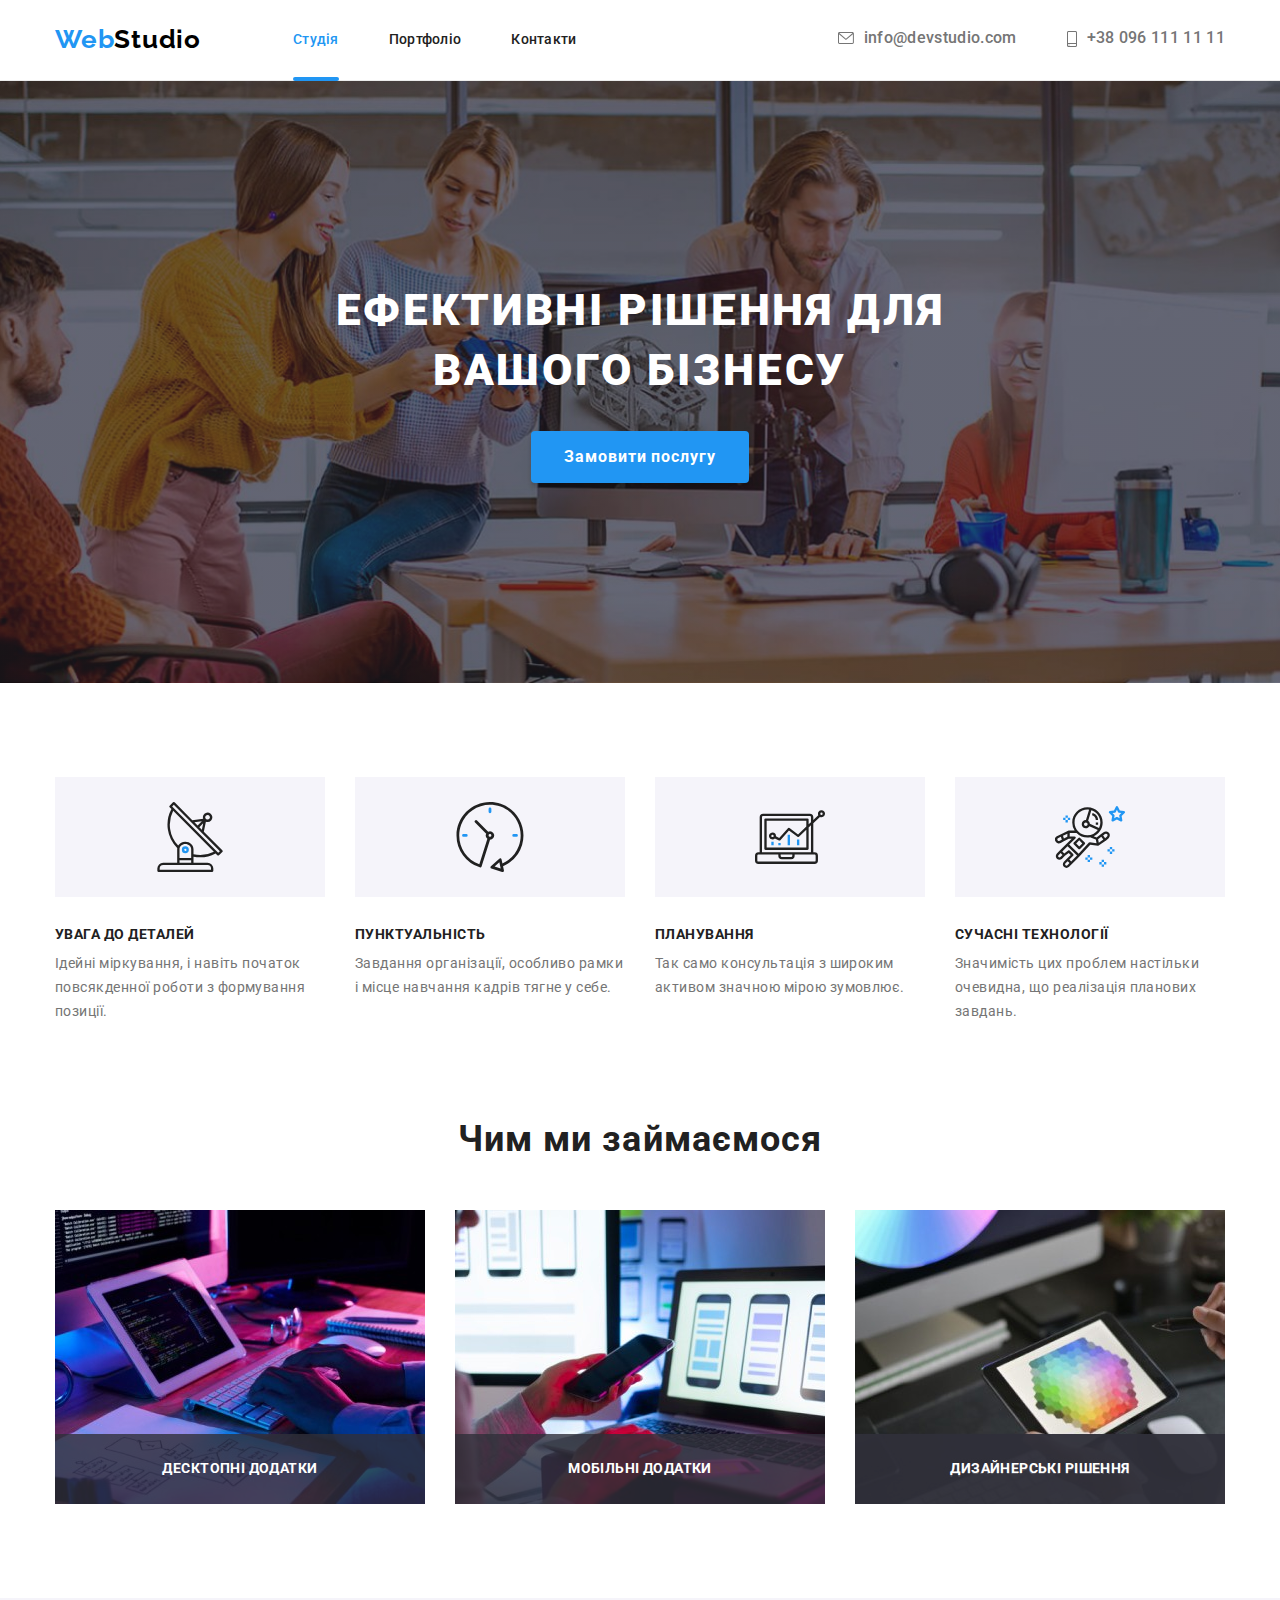
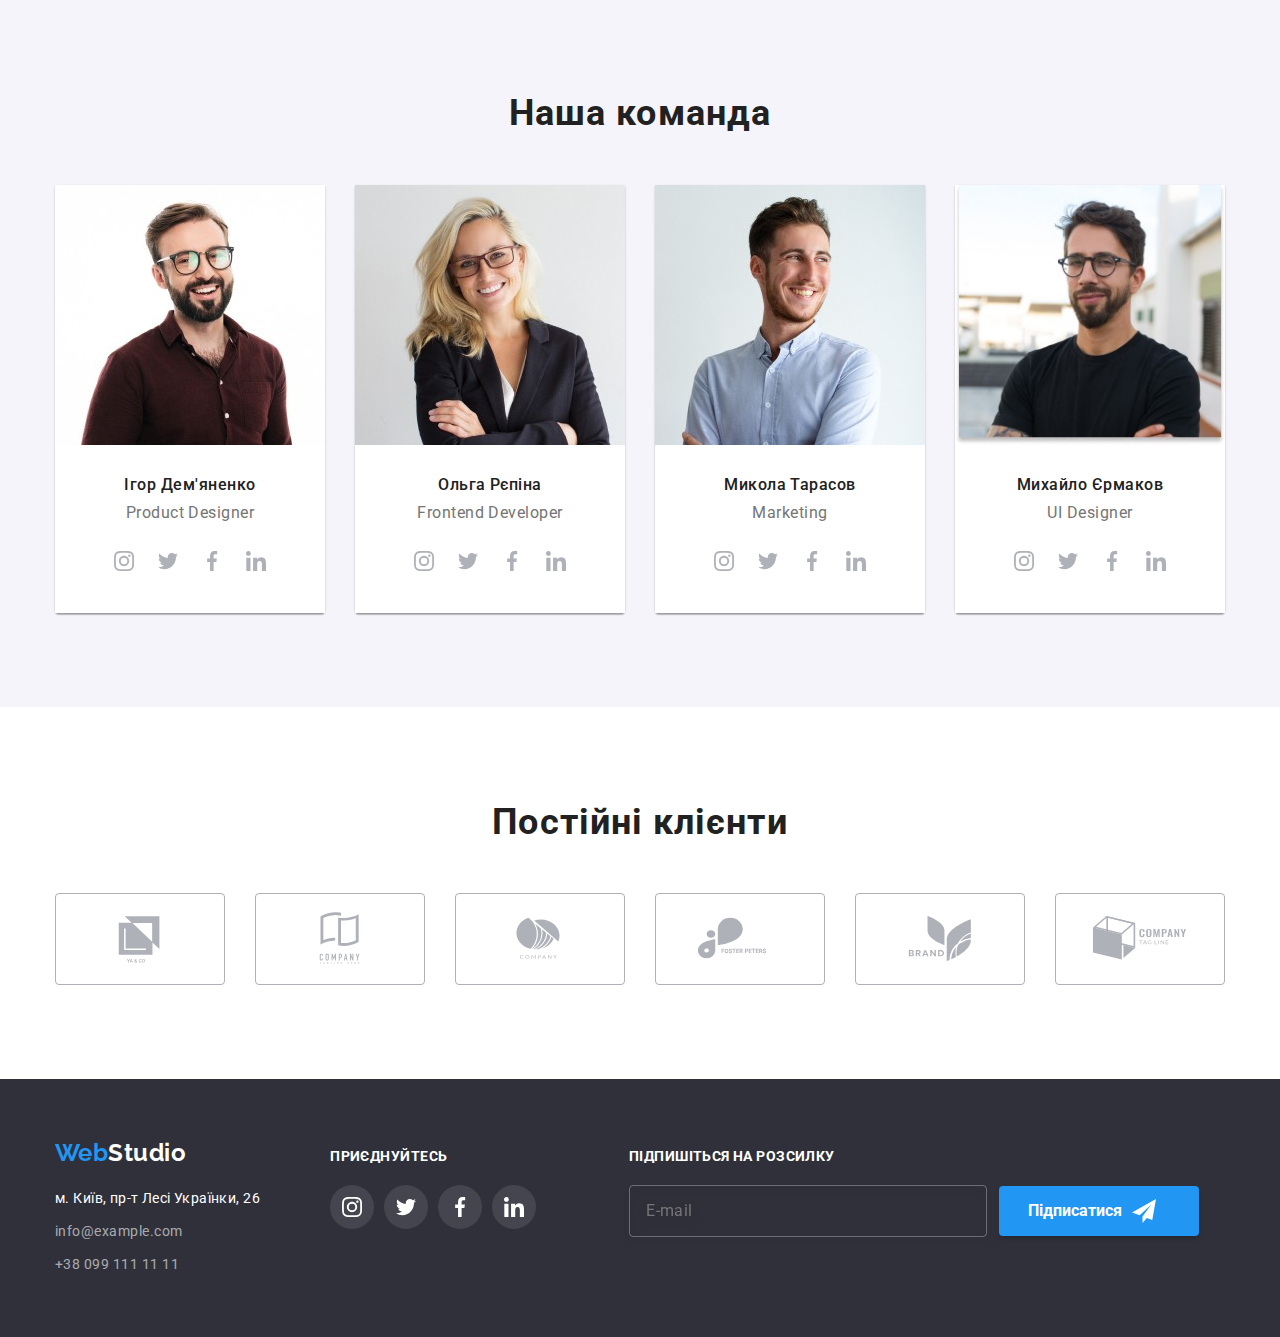
<file: index.html>
<!DOCTYPE html>
<html lang="ru">

<head>
  <meta charset="UTF-8" />
  <meta http-equiv="X-UA-Compatible" content="IE=edge" />
  <meta name="viewport" content="width=device-width, initial-scale=1.0" />
  <title>WebStudio</title>
  <link rel="preconnect" href="https://fonts.googleapis.com" />
  <link rel="preconnect" href="https://fonts.gstatic.com" crossorigin />
  <link rel="preconnect" href="https://fonts.googleapis.com" />
  <link rel="preconnect" href="https://fonts.gstatic.com" crossorigin />
  <link href="https://fonts.googleapis.com/css2?family=Raleway:wght@700&family=Roboto:wght@400;500;700;900&display=swap"
    rel="stylesheet" />
  <link rel="stylesheet" href="https://cdnjs.cloudflare.com/ajax/libs/modern-normalize/1.1.0/modern-normalize.css" />

  <link rel="stylesheet" href="./css/main.min.css" />
</head>

<body>
  <!-- Header section -->
  <header class="header header-border">
    <div class="container header__container ">
      <div class="container-mobile container--flex">
        <a class=" logo" href="" lang="en">Web<span class="logo--light">Studio</span></a>
        <button type="button" class="menu-button" aria-expanded="false" aria-controls="mobile-menu" data-menu-button>
          <svg class="menu-button-icon" width="40" height="40" aria-label="Перемикач мобільного меню">
            <use class="menu-button__icon-menu" href="./images/icons.svg#menu-open-icon"></use>
            <use class="menu-button__close-icon" href="./images/icons.svg#menu-close-icon"></use>
          </svg>
        </button>

        <div class="mobile-menu" id="mobile-menu" data-menu>

          <nav class=" header-nav navigation-left">
            <ul class=" nav__list ">
              <li class=" nav__item">
                <a class="nav__link nav__link--current" href="./index.html">Студія</a>
              </li>
              <li class="nav__item">
                <a class="nav__link " href="./portfolio.html">Портфоліо</a>
              </li>
              <li class="nav__item">
                <a class="nav__link" href="#contacts">Контакти</a>
              </li>
            </ul>
          </nav>

          <ul class="header__item">
            <li class="header-contacts__item">
              <a class="header-contacts__link" href="mailto:info@devstudio.com"><svg class="icons-mail" width="16"
                  height="12">
                  <use href="./images/icons.svg#envelope"></use>
                </svg>
                info@devstudio.com</a>
            </li>
            <li class="header-contacts__item">
              <a class="header-contacts__link mobile-activ" href="tel:+380961111111"><svg class="icons-phone" width="10"
                  height="16">
                  <use href="./images/icons.svg#smartphone"></use>
                </svg>+38 096 111 11 11</a>
            </li>
          </ul>

          <ul class="mobile-menu-social">
            <li class="mobile-menu-social__item"><a href="" class="mobile-menu-social__link">Instagram</a></li>

            <li class="mobile-menu-social__item"><a href="" class="mobile-menu-social__link">Twitter</a></li>

            <li class="mobile-menu-social__item"><a href="" class="mobile-menu-social__link">Facebook</a></li>

            <li class="mobile-menu-social__item"><a href="" class="mobile-menu-social__link">LinkedIn</a></li>
          </ul>

        </div>
      </div>
    </div>


  </header>
  <!-- Main section -->
  <main>
    <!-- Hero -->
    <section class="hero__section overlay ">
      <div class="container hero__container">
        <h1 class="hero__title">Ефективні рішення для вашого бізнесу</h1>
        <button data-modal-open class="hero__button" type="button">Замовити послугу</button>
      </div>
    </section>
    <!-- Features -->
    <section class="features">
      <div class="container features__container">
        <h2 class="features visually-hidden">Переваги</h2>
        <ul class="features__list  features__list--top">
          <li class="features__item ">
            <div class="features-icon-container">
              <svg class="antenna-icon" width="70" height="70">
                <use href="./images/icons.svg#antenna"></use>
              </svg>
            </div>
            <h3 class="features__subtitle">УВАГА ДО ДЕТАЛЕЙ</h3>
            <p class="features__descr">
              Ідейні міркування, і навіть початок повсякденної роботи з формування позиції.

            </p>
          </li>
          <li class="features__item">
            <div class="features-icon-container">
              <svg class="features-icons" width="70" height="70">
                <use href="./images/icons.svg#clock"></use>
              </svg>
            </div>
            <h3 class="features__subtitle">ПУНКТУАЛЬНІСТЬ</h3>
            <p class="features__descr">
              Завдання організації, особливо рамки і місце навчання кадрів тягне у себе.

            </p>
          </li>
          <li class="features__item">
            <div class="features-icon-container">
              <svg class="features-icons" width="70" height="70">
                <use href="./images/icons.svg#diagram"></use>
              </svg>
            </div>
            <h3 class="features__subtitle">ПЛАНУВАННЯ</h3>
            <p class="features__descr">
              Так само консультація з широким активом значною мірою зумовлює.

            </p>
          </li>
          <li class="features__item">
            <div class="features-icon-container">
              <svg class="features-icons" width="70" height="70">
                <use href="./images/icons.svg#astronaut"></use>
              </svg>
            </div>
            <h3 class="features__subtitle">СУЧАСНІ ТЕХНОЛОГІЇ
            </h3>
            <p class="features__descr">
              Значимість цих проблем настільки очевидна, що реалізація планових завдань.

            </p>
          </li>
        </ul>
      </div>
    </section>

    <!-- About -->
    <section class="about ">
      <div class="container  about__container">
        <h2 class="about__title title">Чим ми займаємося</h2>
        <ul class="about__list">
          <li class="about__item">
            <div class="about__thumb">
              <picture>
                <source media="(min-width: 1200px)"
                  srcset="./images/about/about1@1x_lg.jpg, ./images/about/about1@2x_lg.jpg 2x" type="image/jpg" />
                <img class="about__img" src="./images/about/about1@1x_lg.jpg" alt="Разрабатываем сайты" width="370"
                  height="294" />
              </picture>
              <h3 class="about__subtitle">Десктопні додатки</h3>
            </div>
          </li>
          <li class="about__item">
            <div class="about__thumb">
              <picture>
                <source media="(min-width: 1200px)"
                  srcset="./images/about/about2@1x_lg.jpg, ./images/about/about2@2x_lg.jpg 2x" type="image/jpg" />
                <img class="about__img" src="./images/about/about2@1x_lg.jpg"
                  alt="Адаптируем сайты под разные устройства" width="370" height="294" />
              </picture>

              <h3 class="about__subtitle">Мобільні додатки</h3>
            </div>
          </li>
          <li class="about__item">
            <div class="about__thumb">
              <picture>
                <source media="(min-width: 1200px)"
                  srcset="./images/about/about3@1x_lg.jpg, ./images/about/about3@2x_lg.jpg 2x" type="image/jpg" />
                <img class="about__img" src="./images/about/about3@1x_lg.jpg" alt="Оформляем дизайн" width="370"
                  height="294" />
              </picture>

              <h3 class="about__subtitle">Дизайнерські рішення</h3>
            </div>
          </li>
        </ul>
      </div>
    </section>

    <!-- Team -->

    <section class="team">
      <div class="container team__container">
        <h2 class="team__title title">Наша команда</h2>
        <ul class="team__list">
          <li class="team__item">

            <picture>
              <!-- desktop screen -->
              <source media="(min-width: 1200px)"
                srcset="./images/team/team1@1x_lg.jpg 1x, ./images/team/team1@2x_lg.jpg 2x" type="image/jpg" />

              <!-- tablet screen -->

              <source media="(min-width: 768px)"
                srcset="./images/team/team1@1x_md.jpg 1x, ./images/team/team1@2x_md.jpg 2x" type="image/jpg" />

              <!-- mobile screen -->
              <source media="(max-width: 767px)"
                srcset="./images/team/team1@1x_sm.jpg 1x, ./images/team/team1@2x_sm.jpg 2x" type="image/jpg" />
              <img class="team-img" src="./images/team/team1@1x_sm.jpg" alt="Дизайнер проекта" />
            </picture>
            <div class="team__card">
              <h3 class="team__uppertitle">Ігор Дем'яненко</h3>
              <p class="team__subtitle" lang="en">Product Designer</p>
              <ul class="socials__list ">
                <li class="socials__item">
                  <a class="socials__link" href="" target="_blank" rel="noopener noreferrer" aria-label="instagram">
                    <svg class="socials__icon" width="20" height="20">
                      <use href="./images/icons.svg#instagram"></use>
                    </svg></a>
                </li>
                <li class="socials__item">
                  <a class="socials__link" href="" target="_blank" rel="noopener noreferrer" aria-label="twitter">
                    <svg class="socials__icon" width="20" height="20">
                      <use href="./images/icons.svg#twitter"></use>
                    </svg></a>
                </li>
                <li class="socials__item">
                  <a class="socials__link link" href="" target="_blank" rel="noopener noreferrer" aria-label="facebook">
                    <svg class="socials__icon" width="20" height="20">
                      <use href="./images/icons.svg#facebook"></use>
                    </svg></a>
                </li>
                <li class="socials__item">
                  <a class="socials__link" href="" target="_blank" rel="noopener noreferrer" aria-label="linkedin">
                    <svg class="socials__icon" width="20" height="20">
                      <use href="./images/icons.svg#linkedin"></use>
                    </svg></a>
                </li>
              </ul>
            </div>
          </li>
          <li class="team__item">
            <picture>
              <!-- desktop screen -->
              <source media="(min-width: 1200px)"
                srcset="./images/team/team2@1x_lg.jpg 1x, ./images/team/team2@2x_lg.jpg 2x" type="image/jpg" />

              <!-- tablet screen -->

              <source media="(min-width: 768px)"
                srcset="./images/team/team2@1x_md.jpg 1x, ./images/team/team2@2x_md.jpg 2x" type="image/jpg" />

              <!-- mobile screen -->
              <source media="(max-width: 767px)"
                srcset="./images/team/team2@1x_sm.jpg 1x, ./images/team/team2@2x_sm.jpg 2x" type="image/jpg" />
              <img class="team-img" src="./images/team/team2@1x_lg.jpg" alt="Фронтенд разработчик" />
            </picture>
            <div class="team__card">
              <h3 class="team__uppertitle">Ольга Рєпіна</h3>
              <p class="team__subtitle" lang="en">Frontend Developer</p>
              <ul class="socials__list ">
                <li class="socials__item">
                  <a class="socials__link" href="" target="_blank" rel="noopener noreferrer" aria-label="instagram">
                    <svg class="socials__icon" width="20" height="20">
                      <use href="./images/icons.svg#instagram"></use>
                    </svg></a>
                </li>
                <li class="socials__item">
                  <a class="socials__link link" href="" target="_blank" rel="noopener noreferrer" aria-label="twitter">
                    <svg class="socials__icon" width="20" height="20">
                      <use href="./images/icons.svg#twitter"></use>
                    </svg></a>
                </li>
                <li class="socials__item">
                  <a class="socials__link" href="" target="_blank" rel="noopener noreferrer" aria-label="facebook">
                    <svg class="socials__icon" width="20" height="20">
                      <use href="./images/icons.svg#facebook"></use>
                    </svg></a>
                </li>
                <li class="socials__item">
                  <a class="socials__link" href="" target="_blank" rel="noopener noreferrer" aria-label="linkedin">
                    <svg class="socials__icon" width="20" height="20">
                      <use href="./images/icons.svg#linkedin"></use>
                    </svg></a>
                </li>
              </ul>
            </div>
          </li>
          <li class="team__item">
            <picture>
              <!-- desktop screen -->
              <source media="(min-width: 1200px)"
                srcset="./images/team/team3@1x_lg.jpg 1x, ./images/team/team3@2x_lg.jpg 2x" type="image/jpg" />

              <!-- tablet screen -->

              <source media="(min-width: 768px)"
                srcset="./images/team/team3@1x_md.jpg 1x, ./images/team/team3@2x_md.jpg 2x" type="image/jpg" />

              <!-- mobile screen -->
              <source media="(max-width: 767px)"
                srcset="./images/team/team3@1x_sm.jpg 1x, ./images/team/team3@2x_sm.jpg 2x" type="image/jpg" />
              <img class="team-img" src="./images/team/team3@1x_lg.jpg" alt="Маркетолог" />
            </picture>
            <div class="team__card">
              <h3 class="team__uppertitle">Микола Тарасов</h3>
              <p class="team__subtitle" lang="en">Marketing</p>
              <ul class="socials__list ">
                <li class="socials__item">
                  <a class="socials__link" href="" target="_blank" rel="noopener noreferrer" aria-label="instagram">
                    <svg class="socials__icon" width="20" height="20">
                      <use href="./images/icons.svg#instagram"></use>
                    </svg></a>
                </li>
                <li class="socials__item">
                  <a class="socials__link" href="" target="_blank" rel="noopener noreferrer" aria-label="twitter">
                    <svg class="socials__icon" width="20" height="20">
                      <use href="./images/icons.svg#twitter"></use>
                    </svg></a>
                </li>
                <li class="socials__item">
                  <a class="socials__link " href="" target="_blank" rel="noopener noreferrer" aria-label="facebook"><svg
                      class="socials__icon" width="20" height="20">
                      <use href="./images/icons.svg#facebook"></use>
                    </svg></a>
                </li>
                <li class="socials__item">
                  <a class="socials__link" href="" target="_blank" rel="noopener noreferrer" aria-label="linkedin"><svg
                      class="socials__icon" width="20" height="20">
                      <use href="./images/icons.svg#linkedin"></use>
                    </svg></a>
                </li>
              </ul>
            </div>
          </li>
          <li class="team__item">
            <picture>
              <!-- desktop screen -->
              <source media="(min-width: 1200px)"
                srcset="./images/team/team4@1x_lg.jpg 1x, ./images/team/team4@2x_lg.jpg 2x" type="image/jpg" />

              <!-- tablet screen -->

              <source media="(min-width: 768px)"
                srcset="./images/team/team4@1x_md.jpg 1x, ./images/team/team4@2x_md.jpg 2x" type="image/jpg" />

              <!-- mobile screen -->
              <source media="(max-width: 767px)"
                srcset="./images/team/team4@1x_sm.jpg 1x, ./images/team/team4@2x_sm.jpg 2x" type="image/jpg" />
              <img class="team-img" src="./images/team/team4@1x_lg.jpg" alt="Дизайнер пользовательского интерфейса" />
            </picture>
            <div class="team__card">
              <h3 class="team__uppertitle">Михайло Єрмаков</h3>
              <p class="team__subtitle" lang="en">UI Designer</p>
              <ul class="socials__list ">
                <li class="socials__item">
                  <a class="socials__link" href="" target="_blank" rel="noopener noreferrer" aria-label="instagram">
                    <svg class="socials__icon" width="20" height="20">
                      <use href="./images/icons.svg#instagram"></use>
                    </svg></a>
                </li>
                <li class="socials__item">
                  <a class="socials__link" href="" target="_blank" rel="noopener noreferrer" aria-label="twitter"><svg
                      class="socials__icon" width="20" height="20">
                      <use href="./images/icons.svg#twitter"></use>
                    </svg></a>
                </li>
                <li class="socials__item">
                  <a class="socials__link " href="" target="_blank" rel="noopener noreferrer" aria-label="facebook"><svg
                      class="socials__icon" width="20" height="20">
                      <use href="./images/icons.svg#facebook"></use>
                    </svg></a>
                </li>
                <li class="socials__item">
                  <a class="socials__link" href="" target="_blank" rel="noopener noreferrer" aria-label="linkedin"><svg
                      class="socials__icon" width="20" height="20">
                      <use href="./images/icons.svg#linkedin"></use>
                    </svg></a>
                </li>
              </ul>
            </div>
          </li>
        </ul>
      </div>
    </section>

    <section class="clients">
      <div class="container  clients__container">
        <h2 class="clients__title title">Постійні клієнти</h2>
        <ul class="clients__list">
          <li class="clients__item">
            <a class="clients-link " href="" target="_blank" rel="noopener noreferrer" aria-label="Логотип компании">
              <svg class="clients-icon " width="106" height="60">
                <use href="./images/icons.svg#logo-1"></use>
              </svg></a>
          </li>
          <li class="clients__item">
            <a class="clients-link " href="" target="_blank" rel="noopener noreferrer" aria-label="Логотип компании">
              <svg class="clients-icon " width="106" height="60">
                <use href="./images/icons.svg#logo-2"></use>
              </svg></a>
          </li>
          <li class="clients__item">
            <a class="clients-link " href="" target="_blank" rel="noopener noreferrer" aria-label="Логотип компании">
              <svg class="clients-icon" width="106" height="60">
                <use href="./images/icons.svg#logo-3"></use>
              </svg></a>
          </li>
          <li class="clients__item">
            <a class="clients-link " href="" target="_blank" rel="noopener noreferrer" aria-label="Логотип компании">
              <svg class="clients-icon" width="106" height="60">
                <use href="./images/icons.svg#logo-4"></use>
              </svg></a>
          </li>
          <li class="clients__item">
            <a class="clients-link " href="" target="_blank" rel="noopener noreferrer" aria-label="Логотип компании">
              <svg class="clients-icon" width="106" height="60">
                <use href="./images/icons.svg#logo-5"></use>
              </svg></a>
          </li>
          <li class="clients-item">
            <a class="clients-link " href="" target="_blank" rel="noopener noreferrer" aria-label="Логотип компании">
              <svg class="clients-icon" width="106" height="60">
                <use href="./images/icons.svg#logo-6"></use>
              </svg></a>
          </li>
        </ul>
      </div>
    </section>
  </main>

  <!-- footer -->

  <footer class="footer" id="contacts">
    <div class="container footer-container">
      <div class="footer__adress">
        <a class="footer__logo" href="" lang="en">Web<span class="logo--dark">Studio</span></a>
        <address>
          <p class="footer__street-address">м. Київ, пр-т Лесі Українки, 26</p>

          <ul class="address-menu">
            <li class="address-menu__item">
              <a class="address footer__email link" href="info@example.com">info@example.com</a>
            <li class="address-menu__item">
              <a class="address footer__tel link" href="tel:+38091111111">+38 099 111 11 11</a>
            </li>
          </ul>

        </address>
      </div>
      <div class="footer__links">
        <h2 class="footer__title">приєднуйтесь</h2>
        <ul class="footer__list">
          <li class="footer__item">
            <a class="footer__link link" href="" target="_blank" rel="noopener noreferrer" aria-label="instagram">
              <svg class="socials__icon" width="20" height="20">
                <use href="./images/icons.svg#instagram"></use>
              </svg></a>
          </li>
          <li class="footer__item">
            <a class="footer__link link" href="" target="_blank" rel="noopener noreferrer" aria-label="twitter">
              <svg class="socials__icon" width="20" height="20">
                <use href="./images/icons.svg#twitter"></use>
              </svg></a>
          </li>
          <li class="footer__item">
            <a class="footer__link link" href="" target="_blank" rel="noopener noreferrer" aria-label="facebook">
              <svg class="socials__icon" width="20" height="20">
                <use href="./images/icons.svg#facebook"></use>
              </svg></a>
          </li>
          <li class="footer__item">
            <a class="footer__link link" href="" target="_blank" rel="noopener noreferrer" aria-label="linkedin"><svg
                class="socials__icon" width="20" height="20">
                <use href="./images/icons.svg#linkedin"></use>
              </svg></a>
          </li>
        </ul>
      </div>
      <form class="subscription__form">
        <h3 class="subscription__title">Підпишіться на розсилку</h3>

        <div class="subscription__container">
          <input class="subscription__email" type="email" name="email-user" id="email" placeholder="E-mail" />
          <button data-modal-open class="subscription__button" type="submit">
            Підписатися
            <svg class="send-icon" width="24" height="24">
              <use href="./images/icons.svg#icon-send"></use>
            </svg>
          </button>
        </div>
      </form>
    </div>
  </footer>

  <!-- Modal -->

  <div class="backdrop is-hidden" data-modal>
    <div class="modal">
      <button class="btn__close" type="button" data-modal-close>
        <svg class="btn__icon" width="18" height="18">
          <use href="./images/icons.svg#close-black"></use>
        </svg>
      </button>
      <form class="registration">
        <strong class="registration__title">Залиште свої дані, ми вам передзвонимо</strong>
        <div class="registration__group" role="group">
          <label class="registration__wrap">
            <span class="registration__label">Ім'я</span>
            <input class="registration__input" type="text" name="name-user" />
            <svg class="registration__icon" width="18" height="18">
              <use href="./images/icons.svg#user-icon"></use>
            </svg>
          </label>
          <label class="registration__wrap">
            <span class="registration__label">Телефон</span>
            <input class="registration__input" type="tel" name="tel-user" />
            <svg class="registration__icon" width="18" height="18">
              <use href="./images/icons.svg#phone-icon"></use>
            </svg>
          </label>
          <label class="registration__wrap">
            <span class="registration__label">Пошта</span>
            <input class="registration__input" type="email" name="email-user" />
            <svg class="registration__icon" width="18" height="18">
              <use href="./images/icons.svg#email-icon"></use>
            </svg>
          </label>
          <label class="registration__wrap">
            <span class="registration__label">Коментар</span>
            <textarea class="registration__message" name="text-user" placeholder="Введіть текст"></textarea>
          </label>
        </div>

        <div class="registration__checkbox">
          <label class="registration__agreement">
            <input class="checkbox visually-hidden" type="checkbox" name="agreement" />
            <svg class="checkbox__icon " width="16" height="15">
              <use class="checkbox__icon--uncheck" href="./images/icons.svg#icon-uncheck"></use>
              <use class="checkbox__icon--check " href=" ./images/icons.svg#icon-check"></use>
            </svg>
            <span class="agreement__text">Погоджуюся з розсилкою та приймаю

            </span>
          </label>
          <a class="agreement__link" href="">Умови договору</a>
        </div>
        <button class="registration__btn" type="submit">Відправити</button>
      </form>
    </div>
  </div>




  <script src="./js/mobile-menu.js"></script>
  <script src="./js/modal.js"></script>
</body>

</html>
</file>
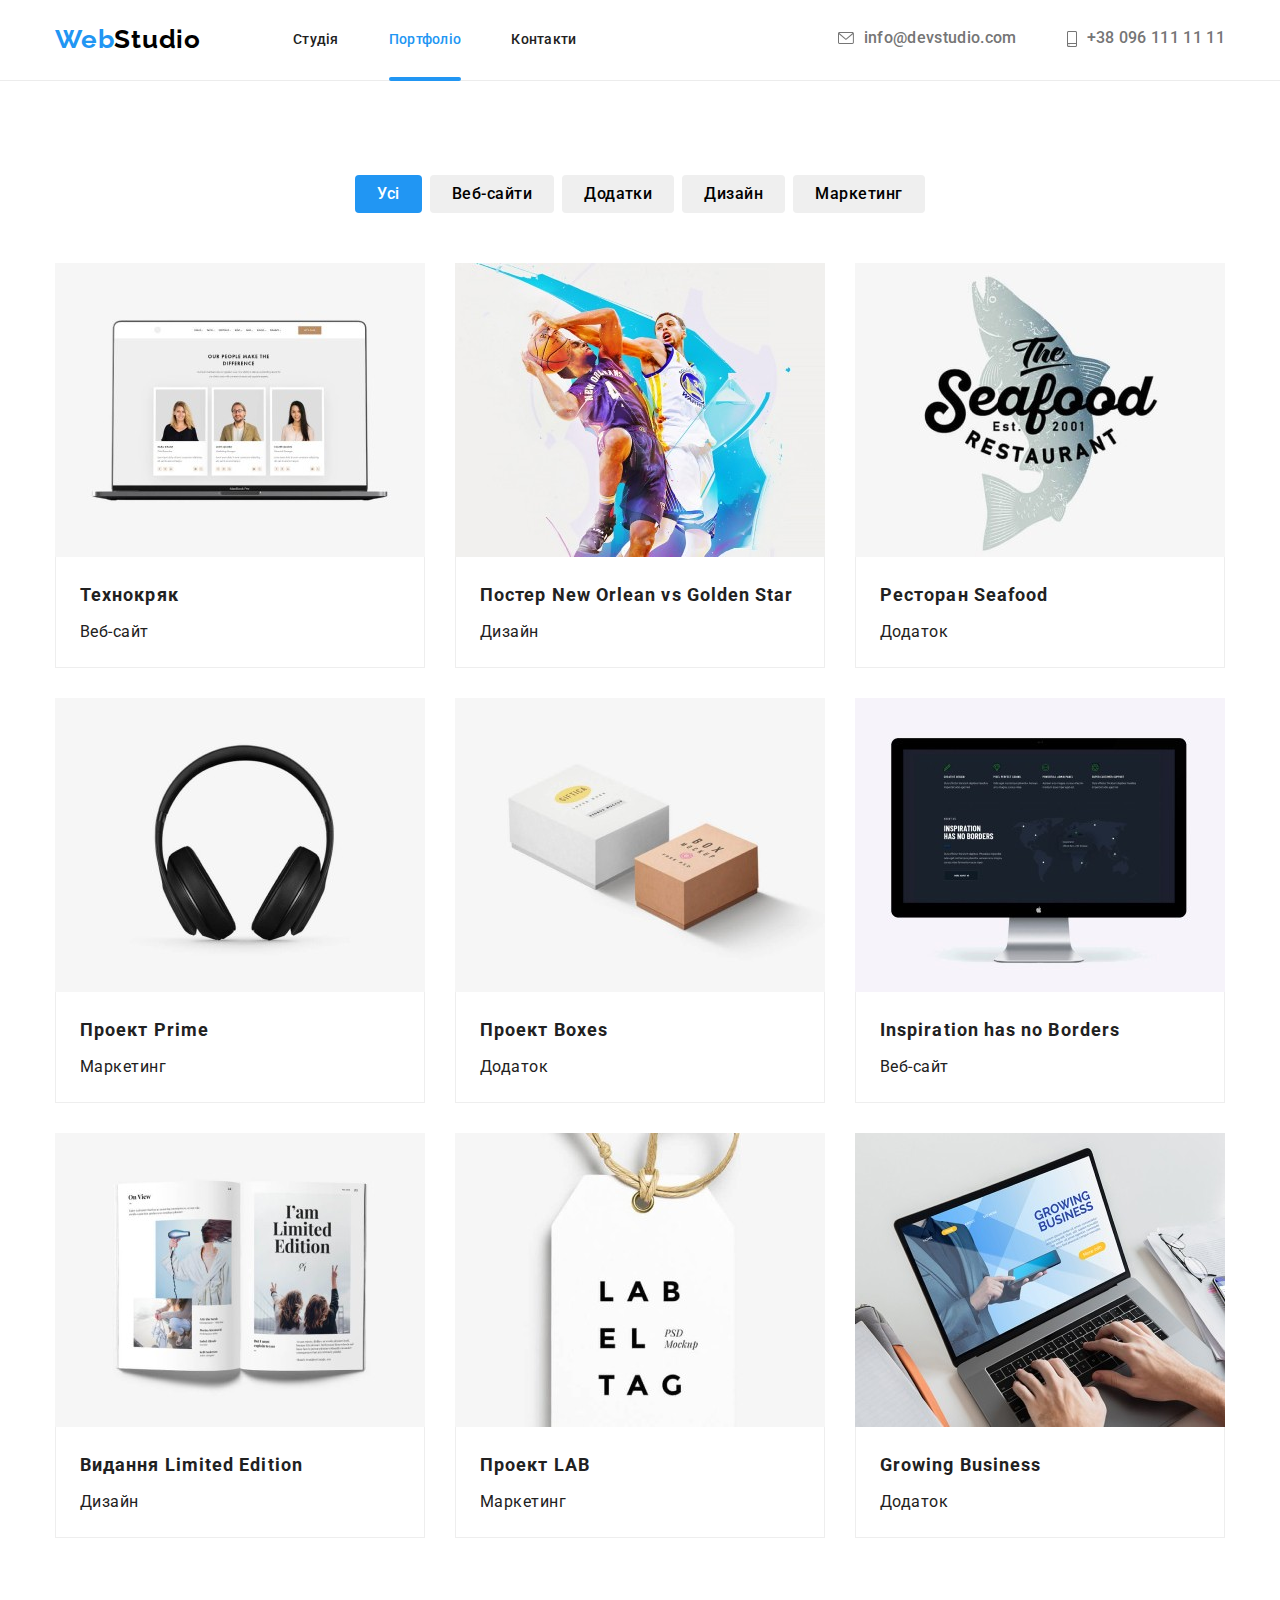
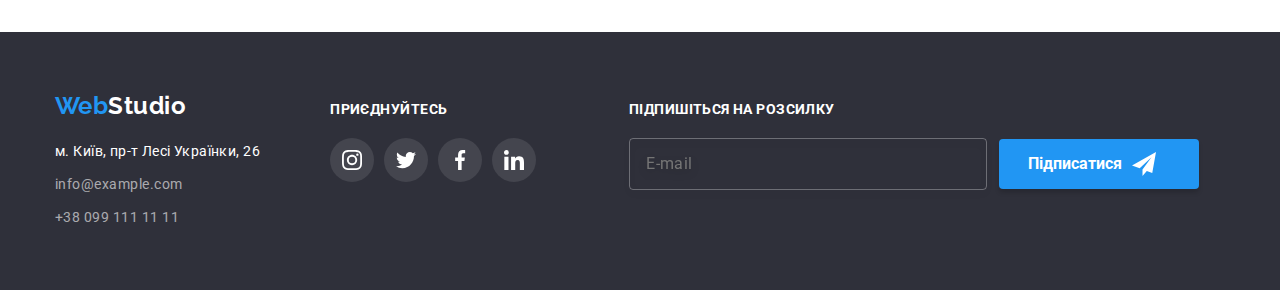
<file: portfolio.html>
<!DOCTYPE html>
<html lang="ru">

<head>
  <meta charset="UTF-8" />
  <meta http-equiv="X-UA-Compatible" content="IE=edge" />
  <meta name="viewport" content="width=device-width, initial-scale=1.0" />
  <title>Portfolio</title>
  <link rel="preconnect" href="https://fonts.googleapis.com" />
  <link rel="preconnect" href="https://fonts.gstatic.com" crossorigin />
  <link rel="preconnect" href="https://fonts.googleapis.com" />
  <link rel="preconnect" href="https://fonts.gstatic.com" crossorigin />
  <link href="https://fonts.googleapis.com/css2?family=Raleway:wght@700&family=Roboto:wght@400;500;700;900&display=swap"
    rel="stylesheet" />
  <link rel="stylesheet" href="https://cdnjs.cloudflare.com/ajax/libs/modern-normalize/1.1.0/modern-normalize.css" />

  <link rel="stylesheet" href="./css/main.min.css" />
</head>

<body>
  <!--Header section-->

  <header class="header header-border">
    <div class="container header__container ">
      <div class="container-mobile container--flex">
        <a class=" logo" href="" lang="en">Web<span class="logo--light">Studio</span></a>

        <button type="button" class="menu-button" aria-expanded="false" aria-controls="mobile-menu" data-menu-button>
          <svg class="menu-button-icon" width="40" height="40" aria-label="Перемикач мобільного меню">
            <use class="menu-button__icon-menu" href="./images/icons.svg#menu-open-icon"></use>
            <use class="menu-button__close-icon" href="./images/icons.svg#menu-close-icon"></use>


          </svg>
        </button>
        <div class="mobile-menu" id="mobile-menu" data-menu>
          <nav class=" header-nav navigation-left">
            <ul class=" nav__list ">
              <li class=" nav__item">
                <a class="nav__link" href="./index.html">Студія</a>
              </li>
              <li class="nav__item">
                <a class="nav__link nav__link--current" href="./portfolio.html">Портфоліо</a>
              </li>
              <li class="nav__item">
                <a class="nav__link" href="#contacts">Контакти</a>
              </li>
            </ul>
          </nav>

          <ul class="header__item">
            <li class="header-contacts__item">
              <a class="header-contacts__link" href="mailto:info@devstudio.com"><svg class="icons-mail" width="16"
                  height="12">
                  <use href="./images/icons.svg#envelope"></use>
                </svg>
                info@devstudio.com</a>
            </li>
            <li class="header-contacts__item">
              <a class="header-contacts__link mobile-activ" href="tel:+380961111111"><svg class="icons-phone" width="10"
                  height="16">
                  <use href="./images/icons.svg#smartphone"></use>
                </svg>+38 096 111 11 11</a>
            </li>
          </ul>

          <ul class="mobile-menu-social">
            <li class="mobile-menu-social__item"><a href="" class="mobile-menu-social__link">Instagram</a></li>

            <li class="mobile-menu-social__item"><a href="" class="mobile-menu-social__link">Twitter</a></li>

            <li class="mobile-menu-social__item"><a href="" class="mobile-menu-social__link">Facebook</a></li>

            <li class="mobile-menu-social__item"><a href="" class="mobile-menu-social__link">LinkedIn</a></li>
          </ul>

        </div>
      </div>
    </div>


  </header>


  <!-- Main section -->
  <main>
    <!-- Our works -->
    <section class="project">
      <div class="container">
        <!-- Hiden title -->
        <h1 class="visually-hidden">Portfolio</h1>
        <!-- Filter -->
        <ul class="project__filter">
          <li><button class="project__btn current " type="button">Усі</button></li>
          <li><button class="project__btn" type="button">Веб-сайти</button></li>
          <li><button class="project__btn" type="button">Додатки</button></li>
          <li><button class="project__btn" type="button">Дизайн</button></li>
          <li><button class="project__btn" type="button">Маркетинг</button></li>
        </ul>
        <!-- Projects -->
        <ul class="project__list">
          <li class="project-cards item">
            <a class="project__link" href="#">
              <div class="project__elements">
                <picture class="project__elements-foto">
                  <!-- desktop screen -->
                  <source media="(min-width: 1200px)"
                    srcset="./images/studio/img1@1x_lg.jpg, ./images/studio/img1@2x_lg.jpg 2x" type="image/jpg" />

                  <!-- tablet screen -->
                  <source media="(min-width: 768px)"
                    srcset="./images/studio/img1@1x_md.jpg 1x, ./images/studio/img1@2x_md.jpg 2x" type="image/jpg" />

                  <!-- mobile screen -->
                  <source media="(max-width: 767px)"
                    srcset="./images/studio/img1@1x_sm.jpg 1x, ./images/studio/img1@2x_sm.jpg 2x" type="image/jpg" />
                  <img class="work-list__img" src="./images/portfolio/lg/laptop_lg.jpg" alt="technoquack" />

                </picture>

                <div class="project__overlay">
                  <p class="overlay__text">
                    Ресурс пропонує комплексні пропозиції з різним рівнем функціоналу та сервісів. Все це дозволить
                    відвідувачу отримати
                    вичерпні відомості про компанію чи приватну особу.

                  </p>
                </div>
              </div>

              <div class="project__descr">
                <h2 class="project__title">Технокряк</h2>
                <p class="project__text">Веб-сайт</p>
              </div>
            </a>
          </li>

          <li class="project-cards item">
            <a class="project__link" href="#">
              <div class="project__elements">
                <picture>
                  <!-- desktop screen -->
                  <source media="(min-width: 1200px)"
                    srcset="./images/studio/img2@1x_lg.jpg, ./images/studio/img2@2x_lg.jpg 2x" type="image/jpg" />

                  <!-- tablet screen -->
                  <source media="(min-width: 768px)"
                    srcset="./images/studio/img2@1x_md.jpg 1x, ./images/studio/img2@2x_md.jpg 2x" type="image/jpg" />

                  <!-- mobile screen -->
                  <source media="(max-width: 767px)"
                    srcset="./images/studio/img2@1x_sm.jpg 1x, ./images/studio/img2@2x_sm.jpg 2x" type="image/jpg" />
                  <img src="./images/studio/img2@1x_lg.jpg" alt="на постере 2 мужчины играют в баскетбол" />
                </picture>
                <div class="project__overlay">
                  <p class="overlay__text">
                    Ресурс пропонує комплексні пропозиції з різним рівнем функціоналу та сервісів. Все це дозволить
                    відвідувачу отримати
                    вичерпні відомості про компанію чи приватну особу.

                  </p>
                </div>
              </div>

              <div class="project__descr">
                <h2 class="project__title">Постер New Orlean vs Golden Star</h2>
                <p class="project__text">Дизайн</p>
              </div>
            </a>
          </li>
          <li class="project-cards item">
            <a class="project__link" href="#">
              <div class="project__elements">
                <picture>
                  <!-- desktop screen -->
                  <source media="(min-width: 1200px)"
                    srcset="./images/studio/img3@1x_lg.jpg, ./images/studio/img3@2x_lg.jpg 2x" type="image/jpg" />

                  <!-- tablet screen -->
                  <source media="(min-width: 768px)"
                    srcset="./images/studio/img3@1x_md.jpg 1x, ./images/studio/img3@2x_md.jpg 2x" type="image/jpg" />

                  <!-- mobile screen -->
                  <source media="(max-width: 767px)"
                    srcset="./images/studio/img3@1x_sm.jpg 1x, ./images/studio/img3@2x_sm.jpg 2x" type="image/jpg" />
                  <img src="./images/studio/img3@1x_lg.jpg" alt="на логотипе ресторана изображена рыба" />
                </picture>
                <div class="project__overlay">
                  <p class="overlay__text">
                    Ресурс пропонує комплексні пропозиції з різним рівнем функціоналу та сервісів. Все це дозволить
                    відвідувачу отримати
                    вичерпні відомості про компанію чи приватну особу.

                  </p>
                </div>
              </div>

              <div class="project__descr">
                <h2 class="project__title">Ресторан Seafood</h2>
                <p class="project__text">Додаток</p>
              </div>
            </a>
          </li>
          <li class="project-cards item">
            <a class="project__link" href="#">
              <div class="project__elements">
                <picture>
                  <!-- desktop screen -->
                  <source media="(min-width: 1200px)"
                    srcset="./images/studio/img4@1x_lg.jpg, ./images/studio/img4@2x_lg.jpg 2x" type="image/jpg" />

                  <!-- tablet screen -->
                  <source media="(min-width: 768px)"
                    srcset="./images/studio/img4@1x_md.jpg 1x, ./images/studio/img4@2x_md.jpg 2x" type="image/jpg" />

                  <!-- mobile screen -->
                  <source media="(max-width: 767px)"
                    srcset="./images/studio/img4@1x_sm.jpg 1x, ./images/studio/img4@2x_sm.jpg 2x" type="image/jpg" />

                  <img src="./images/studio/img4@1x_lg.jpg" alt="наушники" />
                </picture>
                <div class="project__overlay">
                  <p class="overlay__text">
                    Ресурс пропонує комплексні пропозиції з різним рівнем функціоналу та сервісів. Все це дозволить
                    відвідувачу отримати
                    вичерпні відомості про компанію чи приватну особу.

                  </p>
                </div>
              </div>

              <div class="project__descr">
                <h2 class="project__title">Проект Prime</h2>
                <p class="project__text">Маркетинг</p>
              </div>
            </a>
          </li>
          <li class="project-cards item">
            <a class="project__link" href="#">
              <div class="project__elements">
                <picture>
                  <!-- desktop screen -->
                  <source media="(min-width: 1200px)"
                    srcset="./images/studio/img5@1x_lg.jpg, ./images/studio/img5@2x_lg.jpg 2x" type="image/jpg" />

                  <!-- tablet screen -->
                  <source media="(min-width: 768px)"
                    srcset="./images/studio/img5@1x_md.jpg 1x, ./images/studio/img5@2x_md.jpg 2x" type="image/jpg" />

                  <!-- mobile screen -->
                  <source media="(max-width: 767px)"
                    srcset="./images/studio/img5@1x_sm.jpg  1x, ./images/studio/img5@2x_sm.jpg 2x" type="image/jpg" />

                  <img src="./images/studio/img5@1x_lg.jpg" alt="две коробки" />
                </picture>
                <div class="project__overlay">
                  <p class="overlay__text">
                    Ресурс пропонує комплексні пропозиції з різним рівнем функціоналу та сервісів. Все це дозволить
                    відвідувачу отримати
                    вичерпні відомості про компанію чи приватну особу.

                  </p>
                </div>
              </div>

              <div class="project__descr">
                <h2 class="project__title">Проект Boxes</h2>
                <p class="project__text">Додаток</p>
              </div>
            </a>
          </li>
          <li class="project-cards item">
            <a class="project__link" href="#">
              <div class="project__elements">
                <picture>
                  <!-- desktop screen -->
                  <source media="(min-width: 1200px)"
                    srcset="./images/studio/img6@1x_lg.jpg, ./images/studio/img6@2x_lg.jpg 2x" type="image/jpg" />

                  <!-- tablet screen -->
                  <source media="(min-width: 768px)"
                    srcset="./images/studio/img6@1x_md.jpg 1x, ./images/studio/img6@2x_md.jpg 2x" type="image/jpg" />

                  <!-- mobile screen -->
                  <source media="(max-width: 767px)"
                    srcset="./images/studio/img6@1x_sm.jpg 1x, ./images/studio/img6@2x_sm.jpg 2x" type="image/jpg" />

                  <img src="./images/studio/img6@1x_lg.jpg" alt="монитор" />
                </picture>
                <div class="project__overlay">
                  <p class="overlay__text">
                    Ресурс пропонує комплексні пропозиції з різним рівнем функціоналу та сервісів. Все це дозволить
                    відвідувачу отримати
                    вичерпні відомості про компанію чи приватну особу.

                  </p>
                </div>
              </div>

              <div class="project__descr">
                <h2 class="project__title">Inspiration has no Borders</h2>
                <p class="project__text">Веб-сайт</p>
              </div>
            </a>
          </li>
          <li class="project-cards item">
            <a class="project__link" href="#">
              <div class="project__elements">

                <picture>
                  <!-- desktop screen -->
                  <source media="(min-width: 1200px)"
                    srcset="./images/studio/img7@1x_lg.jpg, ./images/studio/img7@2x_lg.jpg 2x" type="image/jpg" />

                  <!-- tablet screen -->
                  <source media="(min-width: 768px)"
                    srcset="./images/studio/img7@1x_md.jpg 1x, ./images/studio/img7@2x_md.jpg 2x" type="image/jpg" />

                  <!-- mobile screen -->
                  <source media="(max-width: 767px)"
                    srcset="./images/studio/img7@1x_sm.jpg 1x, ./images/studio/img7@2x_sm.jpg 2x" type="image/jpg" />

                  <img src="./images/studio/img7@1x_lg.jpg" alt="книжка с рисунками" />
                </picture>
                <div class="project__overlay">
                  <p class="overlay__text">
                    Ресурс пропонує комплексні пропозиції з різним рівнем функціоналу та сервісів. Все це дозволить
                    відвідувачу отримати
                    вичерпні відомості про компанію чи приватну особу.

                  </p>
                </div>
              </div>
              <div class="project__descr">
                <h2 class="project__title">Видання Limited Edition</h2>
                <p class="project__text">Дизайн</p>
              </div>
            </a>
          </li>
          <li class="project-cards item">
            <a class="project__link" href="#">
              <div class="project__elements">

                <picture>
                  <!-- desktop screen -->
                  <source media="(min-width: 1200px)"
                    srcset="./images/studio/img8@1x_lg.jpg, ./images/studio/img8@2x_lg.jpg 2x" type="image/jpg" />

                  <!-- tablet screen -->
                  <source media="(min-width: 768px)"
                    srcset="./images/studio/img8@1x_md.jpg 1x, ./images/studio/img8@2x_md.jpg 2x" type="image/jpg" />

                  <!-- mobile screen -->
                  <source media="(max-width: 767px)"
                    srcset="./images/studio/img8@1x_sm.jpg 1x, ./images/studio/img8@2x_sm.jpg 2x" type="image/jpg" />

                  <img src="./images/studio/img8@1x_lg.jpg" alt="ярлык с логотипом" />
                </picture>
                <div class="project__overlay">
                  <p class="overlay__text">
                    Ресурс пропонує комплексні пропозиції з різним рівнем функціоналу та сервісів. Все це дозволить
                    відвідувачу отримати
                    вичерпні відомості про компанію чи приватну особу.

                  </p>
                </div>
              </div>

              <div class="project__descr">
                <h2 class="project__title">Проект LAB</h2>
                <p class="project__text">Маркетинг</p>
              </div>
            </a>
          </li>
          <li class="project-cards item">
            <a class="project__link" href="#">
              <div class="project__elements">

                <picture>
                  <!-- desktop screen -->
                  <source media="(min-width: 1200px)"
                    srcset="./images/studio/img9@1x_lg.jpg, ./images/studio/img9@2x_lg.jpg 2x" type="image/jpg" />

                  <!-- tablet screen -->
                  <source media="(min-width: 768px)"
                    srcset="./images/studio/img9@1x_md.jpg 1x, ./images/studio/img9@2x_md.jpg 2x" type="image/jpg" />

                  <!-- mobile screen -->
                  <source media="(max-width: 767px)"
                    srcset="./images/studio/img9@1x_sm.jpg 1x, ./images/studio/img9@2x_sm.jpg 2x" type="image/jpg" />


                  <img src="./images/studio/img9@1x_lg.jpg" alt="на ноутбуке работает человек" />
                </picture>
                <div class="project__overlay">
                  <p class="overlay__text">
                    Ресурс пропонує комплексні пропозиції з різним рівнем функціоналу та сервісів. Все це дозволить
                    відвідувачу отримати
                    вичерпні відомості про компанію чи приватну особу.

                  </p>
                </div>
              </div>

              <div class="project__descr">
                <h2 class="project__title">Growing Business</h2>
                <p class="project__text">Додаток</p>
              </div>
            </a>
          </li>
        </ul>
      </div>

      <!-- </div> -->
    </section>
  </main>
  <!--footer-->

  <footer class="footer" id="contacts">
    <div class="container footer-container">
      <div class="footer__adress">
        <a class="footer__logo" href="" lang="en">Web<span class="logo--dark">Studio</span></a>
        <address>
          <p class="footer__street-address">м. Київ, пр-т Лесі Українки, 26</p>

          <ul class="address-menu">
            <li class="address-menu__item">
              <a class="address footer__email link" href="info@example.com">info@example.com</a>
            <li class="address-menu__item">
              <a class="address footer__tel link" href="tel:+38091111111">+38 099 111 11 11</a>
            </li>
          </ul>

        </address>
      </div>
      <div class="footer__links">
        <h2 class="footer__title">приєднуйтесь</h2>
        <ul class="footer__list">
          <li class="footer__item">
            <a class="footer__link link" href="" target="_blank" rel="noopener noreferrer" aria-label="instagram">
              <svg class="socials__icon" width="20" height="20">
                <use href="./images/icons.svg#instagram"></use>
              </svg></a>
          </li>
          <li class="footer__item">
            <a class="footer__link link" href="" target="_blank" rel="noopener noreferrer" aria-label="twitter">
              <svg class="socials__icon" width="20" height="20">
                <use href="./images/icons.svg#twitter"></use>
              </svg></a>
          </li>
          <li class="footer__item">
            <a class="footer__link link" href="" target="_blank" rel="noopener noreferrer" aria-label="facebook">
              <svg class="socials__icon" width="20" height="20">
                <use href="./images/icons.svg#facebook"></use>
              </svg></a>
          </li>
          <li class="footer__item">
            <a class="footer__link link" href="" target="_blank" rel="noopener noreferrer" aria-label="linkedin"><svg
                class="socials__icon" width="20" height="20">
                <use href="./images/icons.svg#linkedin"></use>
              </svg></a>
          </li>
        </ul>
      </div>
      <form class="subscription__form">
        <h3 class="subscription__title">Підпишіться на розсилку</h3>

        <div class="subscription__container">
          <input class="subscription__email" type="email" name="email-user" id="email" placeholder="E-mail" />
          <button data-modal-open class="subscription__button" type="submit">
            Підписатися
            <svg class="send-icon" width="24" height="24">
              <use href="./images/icons.svg#icon-send"></use>
            </svg>
          </button>
        </div>
      </form>
    </div>
  </footer>


  <script src="./js/mobile-menu.js"></script>
  <script src="./js/modal.js"></script>
</body>

</html>
</file>
<file: css/main.min.css>
:root{--primary-color: #757575;--secondary-color: #212121;--accent-color: #2196f3;--logo-color: #000000;--primary-white-color: #ffffff;--bg-darkgrey-color: #2f303a;--secondary-bg-color: #f5f4fa;--header-border: #ececec;--card-border: #eeeeee;--icon-color: #afb1b8;--hero-bg-color: #c4c4c4;--main-font-family: "Roboto", sans-serif;--logo-font: "Raleway", sans-serif;--filter-indent: 8px;--border-radius-standart: 4px;--animation: 250ms cubic-bezier(0.4, 0, 0.2, 1)}.visually-hidden{position:absolute;width:1px;height:1px;margin:-1px;border:0;padding:0;white-space:nowrap;-webkit-clip-path:inset(100%);clip-path:inset(100%);clip:rect(0 0 0 0);overflow:hidden}body{font-family:var(--main-font-family);color:var(--primary-color);letter-spacing:.03em}@media screen and (min-width: 320px){body{overflow-x:hidden}}body.mobile-menu-open{overflow:hidden}body.modal-open{overflow:hidden}a{text-decoration:none;color:currentColor}h1,h2,h3,h4,h5,h6,p{margin:0}ul,ol{list-style:none;padding:0;margin:0}img{display:block;max-width:100%;height:auto}.list{list-style:none;padding:0;margin:0}.link{text-decoration:none;color:currentColor}.container{padding-left:15px;padding-right:15px;margin-top:0;margin-bottom:0;margin-right:auto;margin-left:auto}@media screen and (min-width: 480px){.container{width:480px}}@media screen and (min-width: 768px){.container{width:768px}}@media screen and (min-width: 1200px){.container{width:1200px}}@media screen and (min-width: 768px){.container--flex{display:-webkit-box;display:-ms-flexbox;display:flex;-webkit-box-align:center;-ms-flex-align:center;align-items:center}}.footer-container{text-align:center;display:-webkit-box;display:-ms-flexbox;display:flex;-webkit-box-orient:vertical;-webkit-box-direction:normal;-ms-flex-direction:column;flex-direction:column;gap:60px;-webkit-box-align:baseline;-ms-flex-align:baseline;align-items:baseline}@media screen and (max-width: 767.98px){.footer-container{-webkit-box-align:center;-ms-flex-align:center;align-items:center}}@media screen and (min-width: 768px)and (max-width: 1199.98px){.footer-container{-webkit-box-orient:horizontal;-webkit-box-direction:normal;-ms-flex-direction:row;flex-direction:row;-ms-flex-pack:distribute;justify-content:space-around;-ms-flex-wrap:wrap;flex-wrap:wrap;-webkit-box-align:baseline;-ms-flex-align:baseline;align-items:baseline}}@media screen and (min-width: 1200px){.footer-container{-webkit-box-orient:horizontal;-webkit-box-direction:normal;-ms-flex-direction:row;flex-direction:row;-ms-flex-wrap:nowrap;flex-wrap:nowrap;text-align:start;gap:0}}@media screen and (max-width: 767.98px){.container-mobile{min-height:60px;display:-webkit-box;display:-ms-flexbox;display:flex;-webkit-box-pack:justify;-ms-flex-pack:justify;justify-content:space-between;-webkit-box-align:center;-ms-flex-align:center;align-items:center}}.logo{position:absolute;left:15px;display:inline-block;font-family:"Raleway";font-weight:700;font-size:24px;line-height:1.1666666667;color:var(--accent-color)}@media screen and (min-width: 767.98px){.logo{position:static}}@media screen and (min-width: 1200px){.logo{font-size:26px;letter-spacing:.03em;line-height:1.1923076923}}.logo--light{color:var(--logo-color)}.logo--dark{color:var(--primary-white-color)}.hero__button{display:inline-block;padding:10px 32px;min-width:200px;text-align:center;font-family:inherit;font-weight:700;font-size:16px;line-height:1.87;letter-spacing:.06em;color:var(--primary-white-color);background-color:var(--accent-color);-webkit-box-align:center;-ms-flex-align:center;align-items:center;-webkit-box-shadow:0px 4px 4px rgba(0,0,0,.15);box-shadow:0px 4px 4px rgba(0,0,0,.15);-webkit-transition:background-color var(--animation);transition:background-color var(--animation);border:1px solid rgba(0,0,0,0);border-radius:4px;cursor:pointer}.hero__button:hover,.hero__button:focus{background-color:#188ce8}.btn__close{position:absolute;display:-webkit-box;display:-ms-flexbox;display:flex;top:8px;right:8px;-webkit-box-align:center;-ms-flex-align:center;align-items:center;-webkit-box-pack:center;-ms-flex-pack:center;justify-content:center;fill:currentColor;top:0;right:0;width:30px;height:30px;border:1px solid rgba(0,0,0,.1);background-color:var(--primary-white-color);border-radius:50%;-webkit-transition:color var(--animation),border-color var(--animation);transition:color var(--animation),border-color var(--animation);outline-color:rgba(0,0,0,0)}.btn__close:focus,.btn__close:hover{color:var(--accent-color);outline-color:var(--accent-color);cursor:pointer}.registration__btn{display:block;margin-left:auto;margin-right:auto;padding:10px 55px;-webkit-box-shadow:0px 4px 4px rgba(0,0,0,.15);box-shadow:0px 4px 4px rgba(0,0,0,.15);border-radius:4px;font-weight:700;font-size:16px;line-height:1.88;letter-spacing:.06em;background:#2196f3;color:#fff;border:none;cursor:pointer;-webkit-transition:-webkit-box-shadow var(--animation);transition:-webkit-box-shadow var(--animation);transition:box-shadow var(--animation);transition:box-shadow var(--animation), -webkit-box-shadow var(--animation)}.registration__btn__btn:hover,.registration__btn__btn:focus{-webkit-box-shadow:0px 4px 4px rgba(0,0,0,.15);box-shadow:0px 4px 4px rgba(0,0,0,.15)}.project__btn{display:block;padding:6px 22px;font-family:inherit;font-weight:500;font-size:16px;line-height:1.6;text-align:center;letter-spacing:inherit;border:none;cursor:pointer;border-radius:var(--border-radius-standart);-webkit-transition:color var(--animation),background-color var(--animation),-webkit-box-shadow var(--animation);transition:color var(--animation),background-color var(--animation),-webkit-box-shadow var(--animation);transition:color var(--animation),background-color var(--animation),box-shadow var(--animation);transition:color var(--animation),background-color var(--animation),box-shadow var(--animation),-webkit-box-shadow var(--animation)}.project__btn:hover,.project__btn:focus{background-color:var(--accent-color);color:var(--primary-white-color);-webkit-box-shadow:0px 3px 1px rgba(0,0,0,.1),0px 1px 2px rgba(0,0,0,.08),0px 2px 2px rgba(0,0,0,.12);box-shadow:0px 3px 1px rgba(0,0,0,.1),0px 1px 2px rgba(0,0,0,.08),0px 2px 2px rgba(0,0,0,.12)}.project__btn.current{color:var(--primary-white-color);background-color:var(--accent-color)}.btn__close{position:absolute;display:-webkit-box;display:-ms-flexbox;display:flex;-webkit-box-align:center;-ms-flex-align:center;align-items:center;-webkit-box-pack:center;-ms-flex-pack:center;justify-content:center;fill:currentColor;top:8px;right:8px;width:30px;height:30px;-webkit-transform:translate(-8px, 8px);transform:translate(-8px, 8px);border:1px solid rgba(0,0,0,.1);background-color:var(--primary-white-color);border-radius:50%;-webkit-transition:color var(--animation),border-color var(--animation);transition:color var(--animation),border-color var(--animation)}.btn__close:focus,.btn__close:hover{color:var(--accent-color);cursor:pointer}.project,.clients,.team,.about,.features{padding-top:60px;padding-bottom:60px}@media screen and (min-width: 1200px){.project,.clients,.team,.about,.features{padding-top:94px;padding-bottom:94px}}.project__filter,.footer__list,.socials__list,.team__item,.mobile-menu-social__item,.header__item,.nav__list,.clients__list,.about__list,.features__list{list-style:none;padding:0;margin:0}.address-menu,.footer__logo,.clients-link,.socials__link,.mobile-menu-social__link,.header-contacts__link,.nav__link,.logo{text-decoration:none}.registration__title{display:block;margin-bottom:12px;font-weight:700;font-size:20px;line-height:1.15;text-align:center;color:var(--secondary-color)}.about__list,.features__list{display:-webkit-box;display:-ms-flexbox;display:flex;-webkit-box-orient:vertical;-webkit-box-direction:normal;-ms-flex-direction:column;flex-direction:column;-webkit-box-align:center;-ms-flex-align:center;align-items:center;-ms-flex-wrap:wrap;flex-wrap:wrap;gap:30px}@media screen and (min-width: 768px){.about__list,.features__list{-webkit-box-orient:horizontal;-webkit-box-direction:normal;-ms-flex-direction:row;flex-direction:row;-webkit-box-pack:center;-ms-flex-pack:center;justify-content:center}}@media screen and (min-width: 1200px){.about__list,.features__list{-ms-flex-wrap:nowrap;flex-wrap:nowrap;-webkit-box-align:center;-ms-flex-align:center;align-items:center}}.about__title{color:var(--secondary-color);margin-bottom:50px;font-size:36px;line-height:1.17;text-align:center}.team__list{display:-webkit-box;display:-ms-flexbox;display:flex;-webkit-box-orient:vertical;-webkit-box-direction:normal;-ms-flex-direction:column;flex-direction:column;-webkit-box-align:center;-ms-flex-align:center;align-items:center;-ms-flex-wrap:wrap;flex-wrap:wrap;gap:30px}@media screen and (min-width: 768px){.team__list{-webkit-box-orient:horizontal;-webkit-box-direction:normal;-ms-flex-direction:row;flex-direction:row;-webkit-box-pack:center;-ms-flex-pack:center;justify-content:center}}@media screen and (min-width: 1200px){.team__list{-ms-flex-wrap:nowrap;flex-wrap:nowrap;-webkit-box-align:center;-ms-flex-align:center;align-items:center}}.clients__list{display:-webkit-box;display:-ms-flexbox;display:flex;-webkit-box-pack:center;-ms-flex-pack:center;justify-content:center;gap:30px;-ms-flex-wrap:wrap;flex-wrap:wrap}@media screen and (min-width: 1200px){.clients__list{-ms-flex-wrap:nowrap;flex-wrap:nowrap;-webkit-box-align:center;-ms-flex-align:center;align-items:center}}.footer__title{font-weight:700;font-size:14px;line-height:1.14;text-transform:uppercase;margin-bottom:20px;color:var(--primary-white-color)}.project__title{color:var(--secondary-color);font-weight:700;font-size:18px;line-height:2;margin-bottom:4px;letter-spacing:.06em}.register-form-title{font-weight:700;font-size:20px;line-height:1.15;text-align:center;color:var(--secondary-color)}.title{margin-bottom:30px;text-align:center;letter-spacing:.03em;color:var(--secondary-color);font-size:28px;line-height:1.17}@media screen and (min-width: 1200px){.title{margin-bottom:50px;font-weight:700;font-size:36px}}.backdrop{position:fixed;top:0;left:0;height:100vh;width:100vw;z-index:9000;overflow-y:scroll;background:rgba(0,0,0,.2);opacity:1;-webkit-transition:opacity var(--animation),visibility var(--animation);transition:opacity var(--animation),visibility var(--animation);visibility:visible}@media screen and (max-width: 767.98px){.backdrop{overflow-y:scroll;padding:93px 15px}}.backdrop.is-hidden{opacity:0;pointer-events:none;visibility:hidden}.backdrop.is-hidden .modal{-webkit-transform:translate(-50%, -50%) scale(0, 1);transform:translate(-50%, -50%) scale(0, 1);opacity:0}.modal{position:absolute;top:50%;left:50%;padding:40px;width:95vw;max-height:609px;-webkit-transform:translateX(-50%);transform:translateX(-50%);background-color:var(--primary-white-color);-webkit-box-shadow:0px 1px 3px rgba(0,0,0,.12),0px 1px 1px rgba(0,0,0,.14),0px 2px 1px rgba(0,0,0,.2);box-shadow:0px 1px 3px rgba(0,0,0,.12),0px 1px 1px rgba(0,0,0,.14),0px 2px 1px rgba(0,0,0,.2);border-radius:4px;opacity:1;z-index:7;-webkit-transform:translate(-50%, -50%);transform:translate(-50%, -50%);-webkit-transition:opacity var(--animation),-webkit-transform var(--animation);transition:opacity var(--animation),-webkit-transform var(--animation);transition:transform var(--animation),opacity var(--animation);transition:transform var(--animation),opacity var(--animation),-webkit-transform var(--animation)}@media screen and (min-width: 479.98px){.modal{max-width:450px;width:100%}}@media screen and (min-width: 768px){.modal{position:absolute;top:45%;left:50%;-webkit-transform:translate(-50%, -50%) scale(1);transform:translate(-50%, -50%) scale(1)}}@media screen and (min-width: 1200px){.modal{max-width:528px;max-height:581px}}.registration__group{display:-webkit-box;display:-ms-flexbox;display:flex;-webkit-box-orient:vertical;-webkit-box-direction:normal;-ms-flex-direction:column;flex-direction:column;gap:10px;margin-bottom:20px}.registration__title{display:block;margin-bottom:12px;font-weight:700;font-size:20px;line-height:1.15;text-align:center;letter-spacing:.03em;color:var(--secondary-color)}.registration__wrap{position:relative;display:-webkit-box;display:-ms-flexbox;display:flex;-webkit-box-orient:vertical;-webkit-box-direction:normal;-ms-flex-direction:column;flex-direction:column;color:var(--secondary-color)}.registration__wrap:last-child{margin-bottom:0}.registration__label{margin-bottom:4px;font-weight:400;font-size:12px;line-height:1.16;letter-spacing:.01em}.registration__input{padding:11px 42px;height:40px;width:100%;outline:rgba(0,0,0,0);border:1px solid rgba(33,33,33,.2);border-radius:4px;-webkit-transition:border-color var(--animation);transition:border-color var(--animation)}.registration__input:hover,.registration__input:focus{border-color:var(--accent-color)}.registration__icon{position:absolute;margin-right:8px;display:inline-block;width:16px;height:15px;top:50%;bottom:11px;left:12px;-webkit-transition:var(--animation);transition:var(--animation);color:var(--accent-color)}.registration__input:hover+.registration__icon,.registration__input:focus+.registration__icon{fill:var(--accent-color);outline:none;border-color:var(--accent-color)}.registration__message{max-width:448px;height:120px;padding:12px 16px;resize:none;border:1px solid rgba(33,33,33,.2);border-radius:4px;line-height:1.14}.registration__message::-webkit-input-placeholder{font-size:12px;line-height:14px;letter-spacing:.01em;color:rgba(117,117,117,.5)}.registration__message::-moz-placeholder{font-size:12px;line-height:14px;letter-spacing:.01em;color:rgba(117,117,117,.5)}.registration__message:-ms-input-placeholder{font-size:12px;line-height:14px;letter-spacing:.01em;color:rgba(117,117,117,.5)}.registration__message::-ms-input-placeholder{font-size:12px;line-height:14px;letter-spacing:.01em;color:rgba(117,117,117,.5)}.registration__message::placeholder{font-size:12px;line-height:14px;letter-spacing:.01em;color:rgba(117,117,117,.5)}.registration__checkbox{display:-webkit-box;display:-ms-flexbox;display:flex;-webkit-box-align:center;-ms-flex-align:center;align-items:center;-webkit-box-pack:center;-ms-flex-pack:center;justify-content:center;margin-bottom:30px}.registration__agreement{display:-webkit-box;display:-ms-flexbox;display:flex;-webkit-box-align:center;-ms-flex-align:center;align-items:center;font-weight:400;font-size:12px;line-height:1.16;letter-spacing:.03em}@media screen and (min-width: 1200px){.registration__agreement{color:var(--primary-color);font-weight:400;font-size:14px;line-height:1.71;letter-spacing:.03em;margin-left:8px}}.checkbox__icon{-webkit-transition:opacity var(--animation);transition:opacity var(--animation);margin-right:7px}.checkbox__icon--check{opacity:0;-webkit-transition:opacity var(--animation);transition:opacity var(--animation)}.checkbox:checked+.checkbox__icon .checkbox__icon--check{opacity:1;-webkit-transition:opacity var(--animation);transition:opacity var(--animation)}.checkbox:checked+.checkbox__icon .checkbox__icon--uncheck{opacity:0;-webkit-transition:opacity var(--animation);transition:opacity var(--animation)}.agreement__link{color:var(--accent-color);font-style:normal;font-weight:400;display:-webkit-box;display:-ms-flexbox;display:flex;-webkit-box-align:center;-ms-flex-align:center;align-items:center;font-weight:400;font-size:10px;line-height:1.16;letter-spacing:.03em}@media screen and (min-width: 479.98px){.agreement__link{font-size:12px}}@media screen and (min-width: 1200px){.agreement__link{font-size:14px;line-height:1.71;letter-spacing:.03em;margin-left:6px;outline-color:rgba(0,0,0,0);-webkit-transition:outline-color var(--animation);transition:outline-color var(--animation);text-underline-position:under}}.registration__agreement:focus-within .checkbox__icon{border:-1px solid var(--accent-color);border-radius:4px}.registration__agreement:focus-within .checkbox__icon--uncheck{opacity:0}.subscription__title{margin-bottom:20px;font-weight:700;font-size:14px;line-height:1.14;letter-spacing:.03em;text-transform:uppercase;color:var(--primary-white-color)}.subscription__container{display:-webkit-box;display:-ms-flexbox;display:flex;-webkit-box-orient:vertical;-webkit-box-direction:normal;-ms-flex-direction:column;flex-direction:column;-webkit-box-align:center;-ms-flex-align:center;align-items:center;gap:20px;align-items:center}@media screen and (min-width: 1200px){.subscription__container{-webkit-box-orient:horizontal;-webkit-box-direction:normal;-ms-flex-direction:row;flex-direction:row;gap:12px}}.subscription__form{display:-webkit-box;display:-ms-flexbox;display:flex;-webkit-box-orient:vertical;-webkit-box-direction:normal;-ms-flex-direction:column;flex-direction:column}.subscription__email{padding:15px 16px;width:90vw;max-width:450px;border:1px solid rgba(255,255,255,.3);-webkit-filter:drop-shadow(0px 4px 4px rgba(0, 0, 0, 0.15));filter:drop-shadow(0px 4px 4px rgba(0, 0, 0, 0.15));font-weight:400;font-size:16px;line-height:1.25;letter-spacing:.03em;border-radius:4px;color:var(--primary-white-color);background-color:rgba(0,0,0,0);-webkit-transition:border-color var(--animation);transition:border-color var(--animation)}@media screen and (min-width: 1200px){.subscription__email{max-width:358px}}.subscription__email:hover,.subscription__email:focus{border-color:var(--accent-color)}.subscription__button{display:-webkit-box;display:-ms-flexbox;display:flex;-webkit-box-align:center;-ms-flex-align:center;align-items:center;font-size:16px;font-weight:700;line-height:1.88;color:var(--primary-white-color);padding:10px 29px;text-align:center;width:200px;height:50px;border:none;background:var(--accent-color);-webkit-box-shadow:0px 4px 4px rgba(0,0,0,.15);box-shadow:0px 4px 4px rgba(0,0,0,.15);border-radius:4px}.subscription__button:hover,.subscription__button:focus{cursor:pointer}.send-icon{margin-left:10px;fill:currentColor}.header-border{position:relative;border-bottom:1px solid var(--header-border)}.menu-button{position:absolute;top:10px;right:20px;display:-webkit-inline-box;display:-ms-inline-flexbox;display:inline-flex;margin:0;padding:0;background-color:rgba(0,0,0,0);border:none;z-index:9000;-webkit-transition:color var(--animation);transition:color var(--animation)}@media screen and (min-width: 768px){.menu-button{display:none}}.menu-button:hover,.menu-button:focus{color:var(--accent-color)}.menu-button__icon-menu{display:block;fill:currentColor}.menu-button.is-open .menu-button__icon-menu{display:none}.menu-button__close-icon{display:none;fill:currentColor}.menu-button.is-open .menu-button__close-icon{display:block}.menu-button.is-fixed{position:fixed}.mobile-menu{padding:48px 40px;background:var(--primary-white-color);text-align:left;-webkit-box-shadow:0px 4px 8px rgba(0,0,0,.04),0px 2px 4px rgba(0,0,0,.08),0px 1px 3px rgba(0,0,0,.16);box-shadow:0px 4px 8px rgba(0,0,0,.04),0px 2px 4px rgba(0,0,0,.08),0px 1px 3px rgba(0,0,0,.16);z-index:5;-webkit-transition:-webkit-transform var(--animation) 500ms;transition:-webkit-transform var(--animation) 500ms;transition:transform var(--animation) 500ms;transition:transform var(--animation) 500ms, -webkit-transform var(--animation) 500ms}.mobile-menu.is-open{display:-webkit-box;display:-ms-flexbox;display:flex;-webkit-box-orient:vertical;-webkit-box-direction:normal;-ms-flex-direction:column;flex-direction:column;-webkit-box-align:start;-ms-flex-align:start;align-items:flex-start;-webkit-transform:translateY(0);transform:translateY(0);opacity:1}@media screen and (max-width: 767.98px){.mobile-menu{display:none;position:fixed;top:0;left:0;width:100vw;height:100vh;-webkit-transform:translateY(100%);transform:translateY(100%);opacity:0}}@media screen and (min-width: 768px){.mobile-menu{display:-webkit-box;display:-ms-flexbox;display:flex;-webkit-box-align:center;-ms-flex-align:center;align-items:center;-webkit-box-pack:justify;-ms-flex-pack:justify;justify-content:space-between;-webkit-box-shadow:none;box-shadow:none;-webkit-box-flex:1;-ms-flex-positive:1;flex-grow:1;padding:0}}.nav__list{display:-webkit-box;display:-ms-flexbox;display:flex;-webkit-box-orient:vertical;-webkit-box-direction:normal;-ms-flex-direction:column;flex-direction:column;gap:32px;-webkit-box-align:start;-ms-flex-align:start;align-items:flex-start;font-weight:500;font-size:40px;line-height:1.18;text-align:center;letter-spacing:.02em}@media screen and (min-width: 768px){.nav__list{-webkit-box-orient:horizontal;-webkit-box-direction:normal;-ms-flex-direction:row;flex-direction:row;font-weight:500;font-size:14px;gap:50px;line-height:1.14;letter-spacing:.02em}}.header__item{display:-webkit-box;display:-ms-flexbox;display:flex}@media screen and (max-width: 767.98px){.header__item{-webkit-box-orient:vertical;-webkit-box-direction:reverse;-ms-flex-direction:column-reverse;flex-direction:column-reverse;-webkit-box-align:start;-ms-flex-align:start;align-items:flex-start;gap:32px;margin-top:auto}}@media screen and (min-width: 768px)and (max-width: 1199.98px){.header__item{-webkit-box-orient:vertical;-webkit-box-direction:normal;-ms-flex-direction:column;flex-direction:column;gap:10px;font-weight:500;font-size:14px;line-height:1.14;letter-spacing:.02em;margin-left:auto}}.navigation-left{margin-left:0}@media screen and (min-width: 768px){.navigation-left{margin-left:88px}}@media screen and (min-width: 1200px){.navigation-left{margin-left:92px}}.nav__link{display:block;-webkit-box-align:center;-ms-flex-align:center;align-items:center;color:var(--secondary-color);-webkit-transition:color var(--animation);transition:color var(--animation)}@media screen and (min-width: 768px){.nav__link{padding-top:32px;padding-bottom:32px}}.nav__link:hover,.nav__link:focus{color:var(--accent-color)}.nav__link--current{position:relative;color:var(--accent-color)}.nav__link--current::after{display:none}@media screen and (min-width: 768px){.nav__link--current::after{display:block;position:absolute;bottom:-1px;left:0;content:"";width:100%;height:4px;border-radius:2px;background-color:var(--accent-color)}}@media screen and (min-width: 1200px){.header-contacts__item:last-child{margin-left:50px}}.icons-mail{display:none}@media screen and (min-width: 768px){.icons-mail{display:block;width:16px;height:12px;fill:currentColor;margin-right:10px}}.icons-phone{display:none}@media screen and (min-width: 768px){.icons-phone{display:block;width:10px;height:16px;fill:currentColor;margin-right:10px}}.header-contacts__link{display:-webkit-inline-box;display:-ms-inline-flexbox;display:inline-flex;-webkit-box-align:center;-ms-flex-align:center;align-items:center;color:var(--primary-color);-webkit-transition:color var(--animation);transition:color var(--animation);font-weight:500;font-size:24px;line-height:1.16;letter-spacing:.02em}.header-contacts__link:hover,.header-contacts__link:focus{color:var(--accent-color)}@media screen and (min-width: 768px){.header-contacts__link{font-size:12px}}@media screen and (min-width: 1200px){.header-contacts__link{font-size:16px}}.mobile-activ{font-weight:500;line-height:1.18;letter-spacing:.02em}@media screen and (max-width: 479.98px){.mobile-activ{color:var(--accent-color);font-size:23px}}@media screen and (min-width: 480px)and (max-width: 767.98px){.mobile-activ{color:var(--accent-color);font-size:34px}}.mobile-menu-social{display:none}@media screen and (max-width: 767.98px){.mobile-menu-social{display:-webkit-box;display:-ms-flexbox;display:flex;margin-top:64px}}.mobile-menu-social__item{padding-left:10px;padding-right:10px;border-right:1px solid rgba(33,33,33,.2)}.mobile-menu-social__item:last-child{border:none;padding-right:0}.mobile-menu-social__item:first-child{padding-left:0}.mobile-menu-social__link{font-weight:500;font-size:12px;line-height:1.22;letter-spacing:.02em;color:#2196f3}@media screen and (min-width: 479.98px){.mobile-menu-social__link{font-size:18px;line-height:1.22}}.hero__section{padding-top:118px;padding-bottom:118px;text-align:center}@media screen and (min-width: 1200px){.hero__section{padding-top:200px;padding-bottom:200px}}.overlay{max-width:1600px;margin-left:auto;margin-right:auto;background-color:var(--hero-bg-color);background-image:-webkit-gradient(linear, left top, right top, from(rgba(47, 48, 58, 0.4)), to(rgba(47, 48, 58, 0.4))),url(../images/hero/hero@1x_sm.jpg);background-image:linear-gradient(to right, rgba(47, 48, 58, 0.4), rgba(47, 48, 58, 0.4)),url(../images/hero/hero@1x_sm.jpg);background-repeat:no-repeat;background-position:center;background-size:cover;background-image:-webkit-gradient(linear, left top, right top, from(rgba(47, 48, 58, 0.4)), to(rgba(47, 48, 58, 0.4))),url(../images/hero/Hero@1x_sm.jpg);background-image:linear-gradient(to right, rgba(47, 48, 58, 0.4), rgba(47, 48, 58, 0.4)),url(../images/hero/Hero@1x_sm.jpg)}@media(min-device-pixel-ratio: 2),(-webkit-min-device-pixel-ratio: 2),(min-resolution: 192dpi),(min-resolution: 2dppx){.overlay{background-image:-webkit-gradient(linear, left top, right top, from(rgba(47, 48, 58, 0.4)), to(rgba(47, 48, 58, 0.4))),url(../images/hero/Hero@2x_sm.jpg);background-image:linear-gradient(to right, rgba(47, 48, 58, 0.4), rgba(47, 48, 58, 0.4)),url(../images/hero/Hero@2x_sm.jpg)}}@media screen and (min-width: 768px){.overlay{background-image:-webkit-gradient(linear, left top, right top, from(rgba(47, 48, 58, 0.4)), to(rgba(47, 48, 58, 0.4))),url(../images/hero/Hero@1x_md.jpg);background-image:linear-gradient(to right, rgba(47, 48, 58, 0.4), rgba(47, 48, 58, 0.4)),url(../images/hero/Hero@1x_md.jpg)}}@media screen and (min-width: 768px)and (min-device-pixel-ratio: 2),screen and (min-width: 768px)and (-webkit-min-device-pixel-ratio: 2),screen and (min-width: 768px)and (min-resolution: 192dpi),screen and (min-width: 768px)and (min-resolution: 2dppx){.overlay{background-image:-webkit-gradient(linear, left top, right top, from(rgba(47, 48, 58, 0.4)), to(rgba(47, 48, 58, 0.4))),url(../images/hero/Hero@2x_md.jpg);background-image:linear-gradient(to right, rgba(47, 48, 58, 0.4), rgba(47, 48, 58, 0.4)),url(../images/hero/Hero@2x_md.jpg)}}@media screen and (min-width: 1200px){.overlay{background-image:-webkit-gradient(linear, left top, right top, from(rgba(47, 48, 58, 0.4)), to(rgba(47, 48, 58, 0.4))),url(../images/hero/hero@1x_lg.jpg);background-image:linear-gradient(to right, rgba(47, 48, 58, 0.4), rgba(47, 48, 58, 0.4)),url(../images/hero/hero@1x_lg.jpg)}}@media screen and (min-width: 1200px)and (min-device-pixel-ratio: 2),screen and (min-width: 1200px)and (-webkit-min-device-pixel-ratio: 2),screen and (min-width: 1200px)and (min-resolution: 192dpi),screen and (min-width: 1200px)and (min-resolution: 2dppx){.overlay{background-image:-webkit-gradient(linear, left top, right top, from(rgba(47, 48, 58, 0.4)), to(rgba(47, 48, 58, 0.4))),url(../images/hero/hero@2x_lg.jpg);background-image:linear-gradient(to right, rgba(47, 48, 58, 0.4), rgba(47, 48, 58, 0.4)),url(../images/hero/hero@2x_lg.jpg)}}.hero__title{max-width:360px;font-weight:900;margin-left:auto;margin-right:auto;margin-bottom:30px;font-size:26px;line-height:1.6153846154;text-transform:uppercase;letter-spacing:.06em;color:var(--primary-white-color);margin-bottom:30px}@media screen and (min-width: 1200px){.hero__title{max-width:696px;font-size:44px;line-height:1.36}}.hero__button{display:inline-block;padding:10px 32px;min-width:200px;text-align:center;font-family:inherit;font-weight:700;font-size:16px;line-height:1.87;letter-spacing:.06em;color:var(--primary-white-color);background-color:var(--accent-color);-webkit-box-align:center;-ms-flex-align:center;align-items:center;-webkit-box-shadow:0px 4px 4px rgba(0,0,0,.15);box-shadow:0px 4px 4px rgba(0,0,0,.15);-webkit-transition:background-color var(--animation);transition:background-color var(--animation);border:1px solid rgba(0,0,0,0);border-radius:4px;cursor:pointer}.hero__button:hover,.hero__button:focus{background-color:#188ce8}.features{padding-top:60px;padding-bottom:60px}@media screen and (min-width: 1200px){.features{padding-top:94px;padding-bottom:94px}}.features__list{margin:0;padding:0}@media screen and (min-width: 768px){.features__list{-webkit-box-orient:horizontal;-webkit-box-direction:normal;-ms-flex-direction:row;flex-direction:row;-ms-flex-wrap:wrap;flex-wrap:wrap}}.features__item{-ms-flex-preferred-size:calc((100% - (1 - 1) * 30px) / 1);flex-basis:calc((100% - (1 - 1) * 30px) / 1)}@media screen and (min-width: 768px){.features__item{-ms-flex-preferred-size:calc((100% - (2 - 1) * 30px) / 2);flex-basis:calc((100% - (2 - 1) * 30px) / 2)}}@media screen and (min-width: 1200px){.features__item{-ms-flex-preferred-size:calc((100% - (4 - 1) * 30px) / 4);flex-basis:calc((100% - (4 - 1) * 30px) / 4)}}.features__list--top{-webkit-box-align:start;-ms-flex-align:start;align-items:flex-start}.features-icon-container{height:120px;background-color:var(--secondary-bg-color);display:-webkit-box;display:-ms-flexbox;display:flex;-webkit-box-align:center;-ms-flex-align:center;align-items:center;-webkit-box-pack:center;-ms-flex-pack:center;justify-content:center;margin-bottom:30px}.features__subtitle{color:var(--secondary-color);margin-bottom:10px;font-weight:700;font-size:14px;line-height:1.14;text-transform:uppercase}@media screen and (max-width: 767.98px){.features__subtitle{text-align:center}}.features__descr{color:var(--description-color);font-size:14px;line-height:1.71;margin:0}.about{padding-top:0}@media screen and (max-width: 1199.98px){.about{display:none}}.about__thumb{position:relative}.about__item{position:relative}.about__descr{position:absolute;display:-webkit-box;display:-ms-flexbox;display:flex;width:370px;height:70px;bottom:0;right:0;background:rgba(47,48,58,.8)}.about__subtitle{position:absolute;bottom:0;left:0;padding-top:27px;padding-bottom:27px;width:100%;font-weight:700;font-size:14px;line-height:1.14;text-align:center;letter-spacing:.03em;text-transform:uppercase;color:var(--primary-white-color);background:rgba(47,48,58,.8)}.team__item{-ms-flex-preferred-size:calc((100% - (1 - 1) * 30px) / 1);flex-basis:calc((100% - (1 - 1) * 30px) / 1);text-align:center;background-color:var(--secondary-bg-color);-webkit-box-shadow:0px 1px 3px rgba(0,0,0,.12),0px 1px 1px rgba(0,0,0,.14),0px 2px 1px rgba(0,0,0,.2);box-shadow:0px 1px 3px rgba(0,0,0,.12),0px 1px 1px rgba(0,0,0,.14),0px 2px 1px rgba(0,0,0,.2);border-radius:0px 0px 4px 4px}@media screen and (min-width: 768px){.team__item{-ms-flex-preferred-size:calc((100% - (2 - 1) * 30px) / 2);flex-basis:calc((100% - (2 - 1) * 30px) / 2)}}@media screen and (min-width: 1200px){.team__item{-ms-flex-preferred-size:calc((100% - (4 - 1) * 30px) / 4);flex-basis:calc((100% - (4 - 1) * 30px) / 4)}}.team{background-color:var(--secondary-bg-color)}.team__card{padding:30px;background-color:var(--primary-white-color)}.team__title{color:var(--secondary-color);margin-bottom:10px;margin-bottom:50px;font-size:36px;line-height:1.17}.team__uppertitle{color:var(--secondary-color);margin-bottom:10px;font-weight:500;font-size:16px;line-height:1.19}.team__subtitle{color:var(--primary-color);font-size:16px;line-height:1.18;text-align:center;margin-bottom:16px}.socials__link{display:-webkit-inline-box;display:-ms-inline-flexbox;display:inline-flex;-webkit-box-align:center;-ms-flex-align:center;align-items:center;-webkit-box-pack:center;-ms-flex-pack:center;justify-content:center;width:44px;height:44px;color:var(--icon-color);border-radius:50%;-webkit-transition:background-color var(--animation),color var(--animation);transition:background-color var(--animation),color var(--animation);text-decoration:none}.socials__link:hover,.socials__link:focus{background-color:var(--accent-color);color:var(--primary-white-color)}.socials__list+.socials__list{margin-left:10px}.socials__list{display:-webkit-box;display:-ms-flexbox;display:flex;-webkit-box-align:center;-ms-flex-align:center;align-items:center;-webkit-box-pack:center;-ms-flex-pack:center;justify-content:center}.clients__list{-ms-flex-preferred-size:calc((100% - (2 - 1) * 30px) / 2);flex-basis:calc((100% - (2 - 1) * 30px) / 2)}@media screen and (min-width: 768px){.clients__list{-ms-flex-preferred-size:calc((100% - (3 - 1) * 30px) / 3);flex-basis:calc((100% - (3 - 1) * 30px) / 3)}}@media screen and (min-width: 1200px){.clients__list{-ms-flex-preferred-size:calc((100% - (6 - 1) * 30px) / 6);flex-basis:calc((100% - (6 - 1) * 30px) / 6)}}.clients-link{display:-webkit-box;display:-ms-flexbox;display:flex;-webkit-box-pack:center;-ms-flex-pack:center;justify-content:center;-webkit-box-align:center;-ms-flex-align:center;align-items:center;min-width:170px;height:92px;color:var(--icon-color);border:1px solid var(--icon-color);border-radius:4px;-webkit-transition:color var(--animation),border var(--animation);transition:color var(--animation),border var(--animation)}.clients-link:hover,.clients-link:focus{color:var(--accent-color);border:1px solid var(--accent-color)}.clients-icon{fill:currentColor;fill:currentColor;vertical-align:middle}.footer{background-color:var(--bg-darkgrey-color);padding-top:60px;padding-bottom:60px}@media screen and (min-width: 1200px){.footer__adress{max-width:231px;margin-right:70px}}.footer__logo{margin-bottom:20px}.footer__logo{display:inline-block;font-family:"Raleway";font-weight:700;font-size:24px;line-height:1.1666666667;color:var(--accent-color)}.footer__street-address{display:inline-block;margin-bottom:8px;font-size:14px;letter-spacing:.03em;line-height:1.71;color:var(--primary-white-color);-webkit-transition:color var(--animation);transition:color var(--animation);font-style:normal}@media screen and (min-width: 1200px){.footer__street-address{margin-bottom:9px}}.address-menu{font-style:normal}.address-menu__item:not(:last-child){margin-bottom:8px}@media screen and (min-width: 1200px){.address-menu__item:not(:last-child){margin-bottom:9px}}.footer__email{color:rgba(255,255,255,.6);font-size:14px;line-height:1.71;-webkit-transition:color var(--animation);transition:color var(--animation)}.footer__email:hover,.footer__email:focus{color:var(--accent-color)}.footer__tel{color:rgba(255,255,255,.6);font-size:14px;line-height:1.71;-webkit-transition:color var(--animation);transition:color var(--animation)}.footer__tel:hover,.footer__tel:focus{color:var(--accent-color)}@media screen and (min-width: 1200px){.footer__links{margin-right:93px}}.footer__list{display:-webkit-box;display:-ms-flexbox;display:flex;-webkit-box-align:center;-ms-flex-align:center;align-items:center;gap:10px;-webkit-box-pack:center;-ms-flex-pack:center;justify-content:center}.footer__link{display:-webkit-box;display:-ms-flexbox;display:flex;font-weight:700;font-size:14px;line-height:1.14px;text-align:center;-webkit-box-align:center;-ms-flex-align:center;align-items:center;-webkit-box-pack:center;-ms-flex-pack:center;justify-content:center;width:44px;height:44px;color:var(--primary-white-color);background-color:rgba(255,255,255,.1);border-radius:50%;-webkit-transition:color var(--animation),background-color var(--animation);transition:color var(--animation),background-color var(--animation)}.footer__link:hover,.footer__link:focus{background-color:var(--accent-color);color:var(--primary-white-color)}.footer__links{-webkit-box-sizing:border-box;box-sizing:border-box;display:-webkit-box;display:-ms-flexbox;display:flex;-webkit-box-orient:vertical;-webkit-box-direction:normal;-ms-flex-direction:column;flex-direction:column}.socials__icon{width:20px;height:20px;fill:currentColor}.project__filter{display:-webkit-box;display:-ms-flexbox;display:flex;row-gap:15px;-webkit-column-gap:8px;-moz-column-gap:8px;column-gap:8px;margin-bottom:50px;-webkit-box-pack:center;-ms-flex-pack:center;justify-content:center;-webkit-box-align:center;-ms-flex-align:center;align-items:center}@media screen and (max-width: 767.98px){.project__filter{-ms-flex-wrap:wrap;flex-wrap:wrap;-webkit-box-pack:start;-ms-flex-pack:start;justify-content:flex-start;max-width:85vw}}@media screen and (min-width: 768px){.project__filter{gap:8px}}.project__list{display:-webkit-box;display:-ms-flexbox;display:flex;-ms-flex-wrap:wrap;flex-wrap:wrap;gap:30px}.project-cards{-ms-flex-preferred-size:calc((100% - (1 - 1) * 30px) / 1);flex-basis:calc((100% - (1 - 1) * 30px) / 1)}@media screen and (min-width: 768px){.project-cards{-ms-flex-preferred-size:calc((100% - (2 - 1) * 30px) / 2);flex-basis:calc((100% - (2 - 1) * 30px) / 2)}}@media screen and (min-width: 1200px){.project-cards{-ms-flex-preferred-size:calc((100% - (3 - 1) * 30px) / 3);flex-basis:calc((100% - (3 - 1) * 30px) / 3)}}.project__text{color:var(--secondary-color);font-size:16px;line-height:1.88}.project__descr{padding:20px 24px;-webkit-box-flex:1;-ms-flex-positive:1;flex-grow:1;border:1px solid var(--card-border);border-top:0px}.project__link{display:-webkit-box;display:-ms-flexbox;display:flex;-webkit-box-orient:vertical;-webkit-box-direction:normal;-ms-flex-direction:column;flex-direction:column;height:100%;-webkit-transition:-webkit-box-shadow var(--animation);transition:-webkit-box-shadow var(--animation);transition:box-shadow var(--animation);transition:box-shadow var(--animation), -webkit-box-shadow var(--animation)}.project__link:hover,.project__link:focus{-webkit-box-shadow:0px 1px 1px rgba(0,0,0,.12),0px 4px 4px rgba(0,0,0,.06),1px 4px 6px rgba(0,0,0,.16);box-shadow:0px 1px 1px rgba(0,0,0,.12),0px 4px 4px rgba(0,0,0,.06),1px 4px 6px rgba(0,0,0,.16)}.project__descr:hover,.project__descr:focus{-webkit-box-shadow:0px 1px 1px rgba(0,0,0,.12),0px 4px 4px rgba(0,0,0,.06),1px 4px 6px rgba(0,0,0,.16);box-shadow:0px 1px 1px rgba(0,0,0,.12),0px 4px 4px rgba(0,0,0,.06),1px 4px 6px rgba(0,0,0,.16)}.overlay__text{font-weight:400;line-height:1.55;letter-spacing:.03em;color:var(--primary-white-color);font-size:14px}@media screen and (min-width: 479.98px){.overlay__text{font-size:18px}}.project__elements{position:relative;overflow:hidden}.project__elements-foto{width:100%}.project__overlay{position:absolute;width:100%;height:100%;padding:30px;-webkit-transform:translateY(0);transform:translateY(0);-webkit-transition:-webkit-transform var(--animation);transition:-webkit-transform var(--animation);transition:transform var(--animation);transition:transform var(--animation), -webkit-transform var(--animation);background-color:rgba(33,150,243,.9)}.project__elements:hover .project__overlay{-webkit-transform:translateY(0);transform:translateY(0);opacity:1}.project__link:hover .project__overlay,.project__link:focus .project__overlay{-webkit-transform:translateY(-100%);transform:translateY(-100%)}@media screen and (min-width: 479.98px){.project__link:hover .project__overlay,.project__link:focus .project__overlay{padding:49px 24px}}@media screen and (min-width: 1199.98px){.project__link:hover .project__overlay,.project__link:focus .project__overlay{padding:63px 24px}}.project__title{margin-bottom:4px;font-weight:700;font-size:18px;line-height:2;letter-spacing:.06em;color:var(-secondary-color)}/*# sourceMappingURL=main.min.css.map */
</file>
